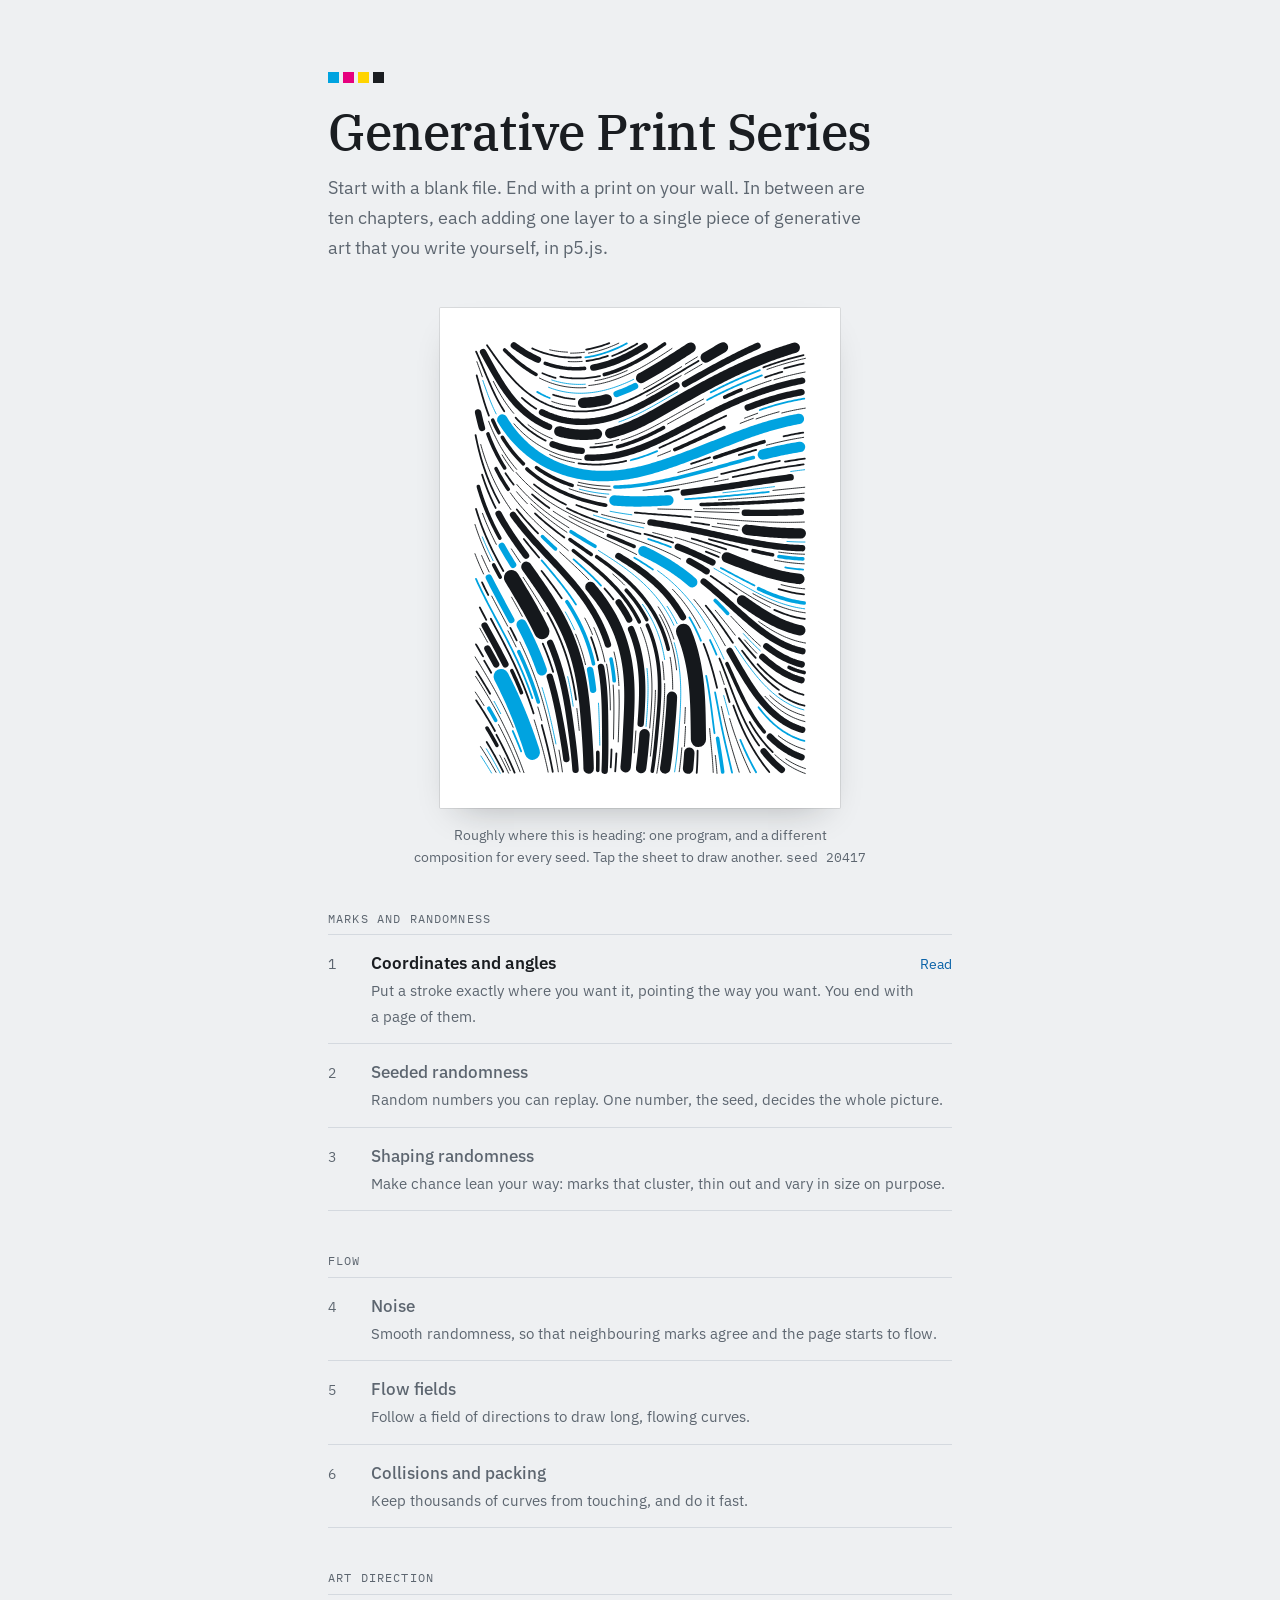
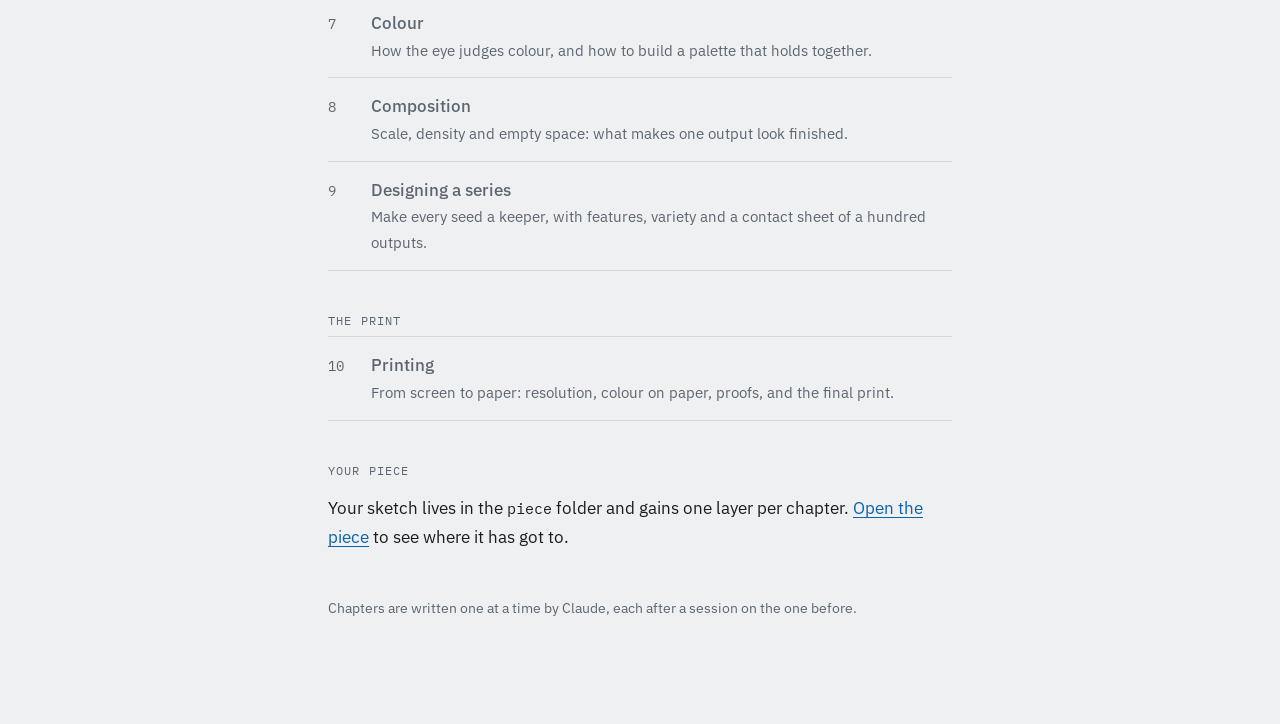
<file: index.html>
<!doctype html>
<html lang="en">
<head>
<meta charset="utf-8">
<meta name="viewport" content="width=device-width, initial-scale=1">
<title>Generative Print Series</title>
<meta name="description" content="A ten-chapter guide to writing a generative art system in p5.js and taking one output through to a print.">
<link rel="stylesheet" href="assets/fonts.css">
<link rel="stylesheet" href="assets/site.css">
</head>
<body>
<main class="col home">
  <div class="bar" aria-hidden="true"><i class="bc"></i><i class="bm"></i><i class="by"></i><i class="bk"></i></div>
  <h1 class="title">Generative Print Series</h1>
  <p class="lede">Start with a blank file. End with a print on your wall. In between are ten chapters, each adding one layer to a single piece of generative art that you write yourself, in p5.js.</p>

  <figure class="fig" style="margin-top:44px">
    <button class="plain" id="heroBtn" type="button" style="--w:400px" aria-label="Draw another composition">
      <canvas class="sheet" id="hero" width="400" height="500"></canvas>
    </button>
    <figcaption>Roughly where this is heading: one program, and a different composition for every seed. Tap the sheet to draw another. <span class="mono" id="heroSeed">seed 20417</span></figcaption>
  </figure>

  <div id="chapters"></div>

  <h2 class="label stage">Your piece</h2>
  <p>Your sketch lives in the <code>piece</code> folder and gains one layer per chapter. <a href="piece/index.html">Open the piece</a> to see where it has got to.</p>

  <p class="foot">Chapters are written one at a time by Claude, each after a session on the one before.</p>
</main>

<script src="assets/chapters.js"></script>
<script src="assets/site.js"></script>
<script>
/* The sheet at the top of the page: a preview of the kind of piece the ten chapters build towards. */
(function () {
  const TAU = GPS.TAU, $ = (id) => document.getElementById(id);

  // A small seeded random number generator: the same seed always gives the same sequence.
  const seeded = (a) => () => { a |= 0; a = a + 0x6D2B79F5 | 0; let t = Math.imul(a ^ a >>> 15, 1 | a);
    t = t + Math.imul(t ^ t >>> 7, 61 | t) ^ t; return ((t ^ t >>> 14) >>> 0) / 4294967296; };

  function makePiece(seed) {
    const rnd = seeded(seed), H = 1.25, M = 0.085;
    const perm = Array.from({ length: 256 }, (_, i) => i);
    for (let i = 255; i > 0; i--) { const j = Math.floor(rnd() * (i + 1)), t = perm[i]; perm[i] = perm[j]; perm[j] = t; }
    const val = (ix, iy) => perm[(perm[ix & 255] + iy) & 255] / 255, ease = (t) => t * t * (3 - 2 * t);
    const noise = (x, y) => { const ix = Math.floor(x), iy = Math.floor(y), fx = ease(x - ix), fy = ease(y - iy);
      const a = val(ix, iy), b = val(ix + 1, iy), c = val(ix, iy + 1), d = val(ix + 1, iy + 1);
      return a + (b - a) * fx + (c - a) * fy + (a - b - c + d) * fx * fy; };
    const pick = (arr, wts) => { let u = rnd(); for (let i = 0; i < arr.length; i++) { if (u < wts[i]) return arr[i]; u -= wts[i]; } return arr[arr.length - 1]; };
    const scale = 0.9 + rnd() * 1.3, turn = 0.9 + rnd() * 1.1, rot = rnd() * TAU;
    const angle = (x, y) => rot + (noise(x * scale + 11.3, y * scale + 4.7) - 0.5) * TAU * turn;
    const palette = pick([['k'], ['k', 'k', 'k', 'c'], ['k', 'k', 'k', 'm'], ['k', 'k', 'k', 'y'], ['k', 'k', 'k', 'k', 'c', 'm', 'y']], [0.14, 0.2, 0.2, 0.16, 0.3]);
    const cell = 0.03, gw = Math.ceil(1 / cell) + 1, grid = new Map(), gap = 0.0045;
    const touches = (x, y, r) => { const gx = Math.floor(x / cell), gy = Math.floor(y / cell);
      for (let j = gy - 2; j <= gy + 2; j++) for (let i = gx - 2; i <= gx + 2; i++) { const b = grid.get(j * gw + i); if (!b) continue;
        for (let k = 0; k < b.length; k += 3) { const dx = b[k] - x, dy = b[k + 1] - y, rr = b[k + 2] + r + gap; if (dx * dx + dy * dy < rr * rr) return true; } }
      return false; };
    const curves = [], step = 0.005;
    for (let n = 0; n < 3200; n++) {
      const wd = n < 70 ? pick([0.016, 0.026, 0.038], [0.45, 0.35, 0.2]) : pick([0.0022, 0.0045, 0.009, 0.016], [0.34, 0.3, 0.24, 0.12]);
      const r = wd / 2; let x = M + r + rnd() * (1 - 2 * M - 2 * r), y = M + r + rnd() * (H - 2 * M - 2 * r);
      if (touches(x, y, r)) continue;
      const pts = [x, y], maxN = 24 + Math.floor(Math.pow(rnd(), 1.6) * 300);
      for (let s = 0; s < maxN; s++) { const a = angle(x, y), nx = x + step * Math.cos(a), ny = y + step * Math.sin(a);
        if (nx < M + r || nx > 1 - M - r || ny < M + r || ny > H - M - r || touches(nx, ny, r)) break; x = nx; y = ny; pts.push(x, y); }
      if (pts.length < 2 * Math.max(8, Math.round(r / step * 3))) continue;
      for (let k = 0; k < pts.length; k += 2) { const gk = Math.floor(pts[k + 1] / cell) * gw + Math.floor(pts[k] / cell); let b = grid.get(gk); if (!b) grid.set(gk, b = []); b.push(pts[k], pts[k + 1], r); }
      curves.push({ pts, w: wd, col: palette[Math.floor(rnd() * palette.length)] });
    }
    return { seed, curves };
  }

  let piece = makePiece(20417);
  GPS.figure(function drawHero() {
    const f = GPS.sheet($('hero'), 1.25); if (!f) return; const { c, w, t } = f, ink = { k: t.ink, c: t.c, m: t.m, y: t.y };
    for (const cu of piece.curves) { c.strokeStyle = ink[cu.col]; c.lineWidth = Math.max(0.7, cu.w * w); c.beginPath(); c.moveTo(cu.pts[0] * w, cu.pts[1] * w);
      for (let k = 2; k < cu.pts.length; k += 2) c.lineTo(cu.pts[k] * w, cu.pts[k + 1] * w); c.stroke(); }
    $('heroSeed').textContent = 'seed ' + piece.seed;
  });
  $('heroBtn').addEventListener('click', () => { piece = makePiece(10000 + Math.floor(Math.random() * 89999)); GPS.redraw(); });
  GPS.redraw();
})();
</script>
</body>
</html>
</file>
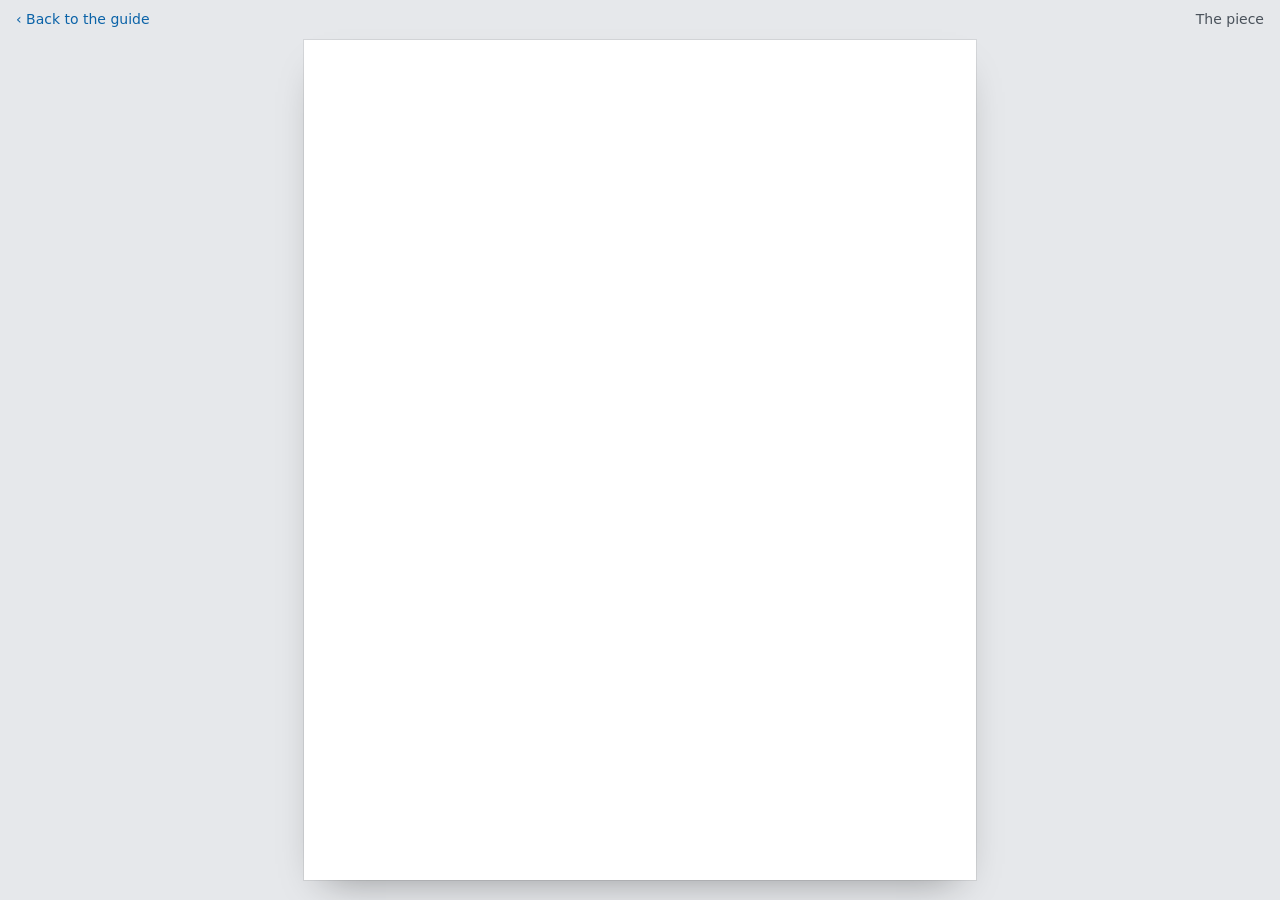
<file: piece/index.html>
<!doctype html>
<html lang="en">
<head>
<meta charset="utf-8">
<meta name="viewport" content="width=device-width, initial-scale=1">
<title>The piece · Generative Print Series</title>
<style>
  /* The page is shown scaled to fit the window, whatever size the canvas really is.
     So a drawing written in page units looks the same at 800 pixels wide and at 6,000. */
  html, body { height: 100%; margin: 0; }
  body { background: #e6e8eb; font: 14px/1.4 system-ui, sans-serif; color: #4a525b; display: flex; flex-direction: column; }
  header { padding: 10px 16px; display: flex; justify-content: space-between; gap: 12px; }
  header a { color: #0b63a8; text-decoration: none; }
  main { flex: 1; min-height: 0; display: flex; align-items: center; justify-content: center; padding: 0 16px 20px; }
  canvas { width: auto !important; height: auto !important; max-width: 100%; max-height: 100%;
           background: #fff; box-shadow: 0 0 0 1px rgba(0,0,0,.08), 0 18px 40px -20px rgba(0,0,0,.4); }
  /* The red line that appears above the sheet when the sketch stops with an error. */
  #error { margin: 0 16px 14px; padding: 10px 14px; border-radius: 6px; background: #fbe9e7; color: #a3261b;
           font: 13px/1.5 ui-monospace, Menlo, Consolas, monospace; white-space: pre-wrap; overflow-wrap: anywhere; }
  @media (prefers-color-scheme: dark) { body { background: #131517; color: #9aa3ad; } header a { color: #74c2f2; }
                                        #error { background: #3b1a17; color: #ffb4a8; } }
</style>
</head>
<body>
<header><a href="../index.html">‹ Back to the guide</a><span>The piece</span></header>
<p id="error" role="alert" hidden></p>
<main></main>
<script>
  // If the sketch stops with an error, say so above the sheet, so that a mistake
  // doesn't look like an empty page. The browser's console has the full details.
  window.__pieceError = (function () {
    const box = document.getElementById('error');
    function say(text) {
      box.textContent = text + '\n\nThe console has the full details (Cmd+Option+J in Chrome).';
      box.hidden = false;
    }
    function show(err) {
      if (!box.hidden) return;   // the first error is the one to fix; later ones often follow from it
      const msg = (err && err.message) || String(err || '');
      const at = String((err && err.stack) || '').match(/sketch\.js:(\d+)/);
      if (!msg || msg === 'Script error.') say('The sketch stopped with an error.');
      else say('The sketch stopped' + (at ? ' at line ' + at[1] + ' of sketch.js' : '') + ':\n' + msg);
    }
    window.addEventListener('error', (e) => show(e.error || e));
    window.addEventListener('unhandledrejection', (e) => show(e.reason));
    return { show, say };
  })();
</script>
<script src="../lib/p5.min.js"></script>
<script src="sketch.js"></script>
<script>
  // Opened straight from disk, the browser hides the details of errors in sketch.js.
  // Catching them where p5 calls into the sketch keeps the message and the line.
  (function () {
    const { show, say } = window.__pieceError;
    if (typeof window.setup !== 'function' && typeof window.draw !== 'function') {
      say('sketch.js could not be read. This is usually a typo, such as a missing bracket, comma or quote.');
      return;
    }
    ['setup', 'draw', 'windowResized', 'keyPressed', 'keyReleased', 'keyTyped', 'mousePressed', 'mouseReleased',
     'mouseClicked', 'doubleClicked', 'mouseMoved', 'mouseDragged', 'mouseWheel'].forEach((name) => {
      const fn = window[name];
      if (typeof fn !== 'function') return;
      window[name] = function () {
        try {
          const r = fn.apply(this, arguments);
          if (r && typeof r.then === 'function') r.catch(show);   // an async setup()
          return r;
        } catch (err) { show(err); throw err; }
      };
    });
  })();
</script>
</body>
</html>
</file>
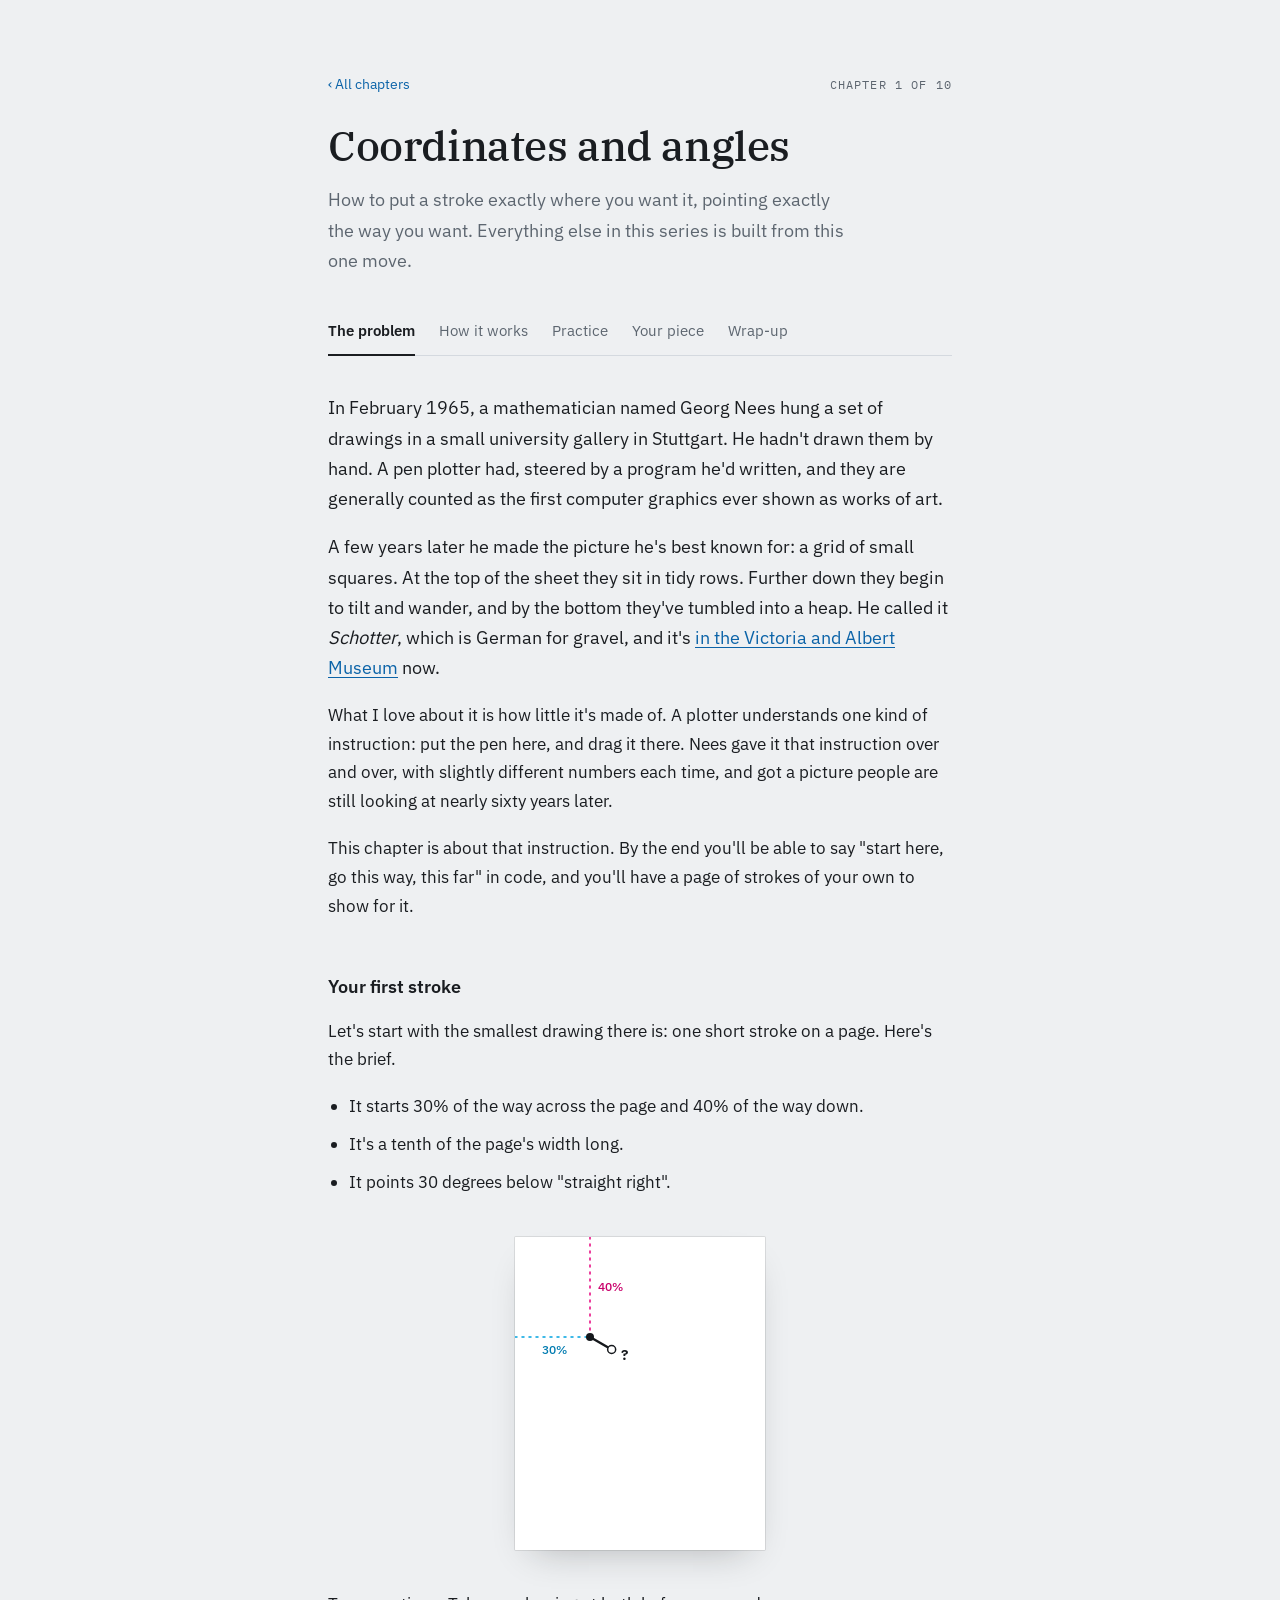
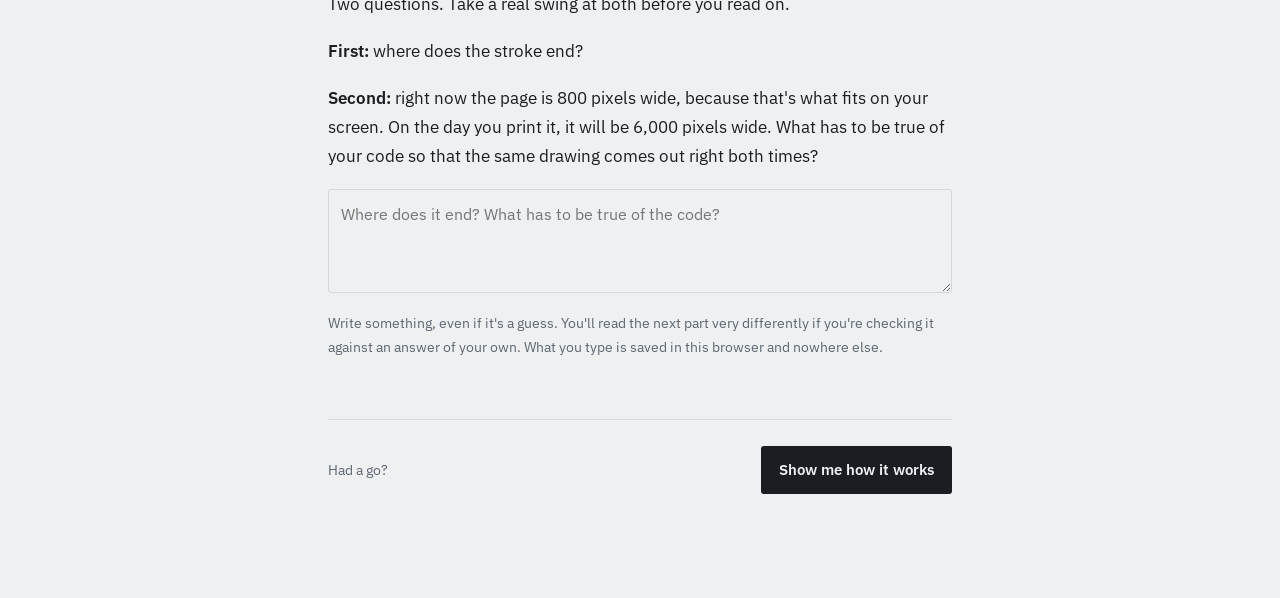
<file: chapters/01-coordinates-and-angles.html>
<!doctype html>
<html lang="en">
<head>
<meta charset="utf-8">
<meta name="viewport" content="width=device-width, initial-scale=1">
<title>1. Coordinates and angles · Generative Print Series</title>
<link rel="stylesheet" href="../assets/fonts.css">
<link rel="stylesheet" href="../assets/site.css">
</head>
<body>
<main class="col">
  <nav class="crumbs" aria-label="Guide"><a href="../index.html">‹ All chapters</a><span class="label">Chapter 1 of 10</span></nav>
  <h1 class="chapter-title">Coordinates and angles</h1>
  <p class="lede">How to put a stroke exactly where you want it, pointing exactly the way you want. Everything else in this series is built from this one move.</p>

  <nav class="parts" data-parts aria-label="Parts of this chapter">
    <button type="button" data-go="problem" aria-current="true">The problem</button>
    <button type="button" data-go="idea" aria-current="false">How it works</button>
    <button type="button" data-go="practice" aria-current="false">Practice</button>
    <button type="button" data-go="piece" aria-current="false">Your piece</button>
    <button type="button" data-go="wrap" aria-current="false">Wrap-up</button>
  </nav>

  <!-- ================= The problem ================= -->
  <section class="part" data-part="problem">
    <p class="story">In February 1965, a mathematician named Georg Nees hung a set of drawings in a small university gallery in Stuttgart. He hadn't drawn them by hand. A pen plotter had, steered by a program he'd written, and they are generally counted as the first computer graphics ever shown as works of art.</p>
    <p class="story">A few years later he made the picture he's best known for: a grid of small squares. At the top of the sheet they sit in tidy rows. Further down they begin to tilt and wander, and by the bottom they've tumbled into a heap. He called it <em>Schotter</em>, which is German for gravel, and it's <a href="https://collections.vam.ac.uk/item/O221321/schotter-print-nees-georg/">in the Victoria and Albert Museum</a> now.</p>
    <p>What I love about it is how little it's made of. A plotter understands one kind of instruction: put the pen here, and drag it there. Nees gave it that instruction over and over, with slightly different numbers each time, and got a picture people are still looking at nearly sixty years later.</p>
    <p>This chapter is about that instruction. By the end you'll be able to say "start here, go this way, this far" in code, and you'll have a page of strokes of your own to show for it.</p>

    <h3>Your first stroke</h3>
    <p>Let's start with the smallest drawing there is: one short stroke on a page. Here's the brief.</p>
    <ul>
      <li>It starts 30% of the way across the page and 40% of the way down.</li>
      <li>It's a tenth of the page's width long.</li>
      <li>It points 30 degrees below "straight right".</li>
    </ul>
    <figure class="fig">
      <canvas class="sheet" role="img" id="figProblem" style="--w:250px" width="250" height="312" aria-label="A page with a start point marked 30 percent across and 40 percent down, and a short stroke leading to a question mark"></canvas>
    </figure>
    <p>Two questions. Take a real swing at both before you read on.</p>
    <p><strong>First:</strong> where does the stroke end?</p>
    <p><strong>Second:</strong> right now the page is 800 pixels wide, because that's what fits on your screen. On the day you print it, it will be 6,000 pixels wide. What has to be true of your code so that the same drawing comes out right both times?</p>
    <textarea id="attempt" data-save="ch01.attempt" aria-label="My attempt at the opening problem" placeholder="Where does it end? What has to be true of the code?"></textarea>
    <p class="muted small">Write something, even if it's a guess. You'll read the next part very differently if you're checking it against an answer of your own. What you type is saved in this browser and nowhere else.</p>
    <div class="next"><span class="muted small">Had a go?</span><button class="primary" type="button" data-go="idea">Show me how it works</button></div>
  </section>

  <!-- ================= How it works ================= -->
  <section class="part" data-part="idea" hidden>
    <h3>The page is a grid of numbers</h3>
    <p>Every drawing tool you've ever used, from MS Paint to Figma, quietly agrees on one thing: a spot on the page is a pair of numbers. How far across, and how far down. Everyone calls them x and y.</p>
    <p>The spot where both are zero is the top-left corner. x grows as you move right, which is what you'd expect. y grows as you move <em>down</em>, which is the opposite of every graph you drew at school.</p>
    <p>There's no deep reason for that. Early screens painted their picture the way you read a page, one line at a time from the top, so the top line became line zero. By the time anyone thought to object, there was far too much software to change. It's a convention: you can't work it out, you just have to know it. I'll point these out as we go, because half of learning a field is telling its logic from its habits.</p>
    <p>In p5, <code>createCanvas(800, 1000)</code> gives you a page 800 pixels across and 1,000 down, and <code>line(x1, y1, x2, y2)</code> draws from one spot to another.</p>

    <h3>Stop thinking in pixels</h3>
    <p>Let's take your second question first, because the answer changes how we write everything from here on.</p>
    <p>"30% of the way across" is 240 pixels on an 800-pixel page. On the 6,000-pixel page at the print shop, it's 1,800. Same spot on the paper, completely different number. The pixel count is a fact about the screen. The 30% is a fact about the drawing.</p>
    <p>So we'll describe the drawing in its own terms and convert to pixels at the last possible moment. Our unit is the width of the page. The page is 1 wide, and since ours is 800 by 1,000, it's 1.25 tall. Halfway across is 0.5. A tenth of the width is 0.1.</p>
    <p>If you've written CSS, you already believe this. It's why you reach for <code>%</code> and <code>rem</code> instead of hard-coding <code>px</code>: you say what you mean relative to something, and let the device work out the pixels.</p>
    <p>In code the conversion is one tiny function, and it's the only place pixels are allowed to show up:</p>
    <pre>const px = (u) =&gt; u * width;   // page units in, pixels out</pre>
    <p>(<code>width</code> is p5's name for how many pixels wide the canvas is.)</p>
    <figure class="fig">
      <canvas class="sheet" id="figPage" style="--w:340px;touch-action:none" width="340" height="425" aria-label="A page you can point at to read the coordinates of one spot"></canvas>
      <figcaption>Move your pointer over the sheet. On an 800 px page this spot is <span class="mono" id="pgS">(240, 320)</span>. On a 6,000 px page it's <span class="mono" id="pgL">(1,800, 2,400)</span>. In page units it's <span class="mono" id="pgU">(0.300, 0.400)</span> either way.</figcaption>
    </figure>

    <h3>A direction is an angle</h3>
    <p>Now your first question: where does the stroke end?</p>
    <p>In our diagnostic you told me the answer is x + 5 cos θ, y + 5 sin θ, and that it took you a while to get there. You were right. I'd like you to be able to rebuild that formula from nothing, though, so that you never have to remember it. Here's where it comes from.</p>
    <p>Draw a circle of radius 1 around the start point. Now walk around it, starting from "straight right", through some angle. Mathematicians call the angle θ (theta), for no better reason than habit. Wherever you stop, you've moved some distance <span class="cx">across</span> and some distance <span class="mx">down</span>.</p>
    <p>Those two distances have names. The across part is called cos θ and the down part is called sin θ. That's all cos and sin are. You hand them an angle, and they tell you how far across and how far down a single step in that direction takes you.</p>
    <p>And if your step is longer than 1? Everything just scales. A step of length L goes L cos θ across and L sin θ down.</p>
    <figure class="fig">
      <canvas class="sheet" role="img" id="figStep" style="--w:340px" width="340" height="340" aria-label="A circle showing how an angle and a length become an across part and a down part"></canvas>
      <div class="ctls" style="--w:340px">
        <label class="ctl" for="ang"><span>Angle θ</span><output id="angV" for="ang">30°</output><input id="ang" type="range" min="0" max="360" step="1" value="30"></label>
        <label class="ctl" for="len"><span>Length L</span><output id="lenV" for="len">1.00</output><input id="len" type="range" min="0.2" max="1" step="0.05" value="1"></label>
      </div>
      <figcaption><span class="mono" id="stDeg">30°</span> is <span class="mono" id="stRad">0.524</span> radians. The step goes <span class="mono cx" id="stX">0.866</span> across and <span class="mono mx" id="stY">0.500</span> down. Drag the angle and watch which way the stroke swings.</figcaption>
    </figure>

    <p class="idea">A stroke is a start point plus a step.</p>
    <p>Start somewhere, add a step, and that's where you end.</p>
    <p class="eq">end x = start x + L cos θ<br>end y = start y + L sin θ</p>
    <p>For our stroke, the start is (0.3, 0.4), L is 0.1 and θ is 30°. cos 30° is about 0.866 and sin 30° is exactly 0.5. So the stroke ends at (0.3 + 0.0866, 0.4 + 0.05), which is (0.3866, 0.45). How close was your guess?</p>
    <p>I meant it about this being the whole chapter. Every mark we make between here and the final print is this move. Even the long flowing curves of chapter 5 are just hundreds of tiny steps, taken one after another.</p>

    <h3>Two things that will bite you</h3>
    <p><strong>Angles run clockwise.</strong> Because y grows downward, a bigger angle swings the stroke the way a clock's hands move. 0° points at 3 o'clock, 90° at 6, 180° at 9. In a maths textbook, where y grows upward, it runs the other way. The formula is identical and only the picture is flipped. You saw it in the figure: more angle, and the stroke dipped.</p>
    <p><strong>p5 thinks in radians.</strong> <code>cos()</code> and <code>sin()</code> don't take degrees. They take radians, where half a turn is π (about 3.14) instead of 180. To convert, multiply degrees by π / 180, or let p5 do it with <code>radians(30)</code>. If you write <code>cos(30)</code> meaning thirty degrees, p5 will cheerfully hand you the cosine of 30 radians, which is nearly five full turns, and your stroke will point somewhere baffling. Everybody does this once.</p>
    <p class="muted">(You can switch p5 to degrees with <code>angleMode(DEGREES)</code>. I'd stay in radians. Most of the code you'll read uses them, and the maths in later chapters comes out cleaner.)</p>

    <h3>From one stroke to a page of them</h3>
    <p>One stroke is a mark. A few hundred, placed with some care, is a composition, and the way to get a few hundred of anything is a loop.</p>
    <p>Say you want ten columns of strokes, with a margin down each side so that nothing touches the edge of the paper. Call the margin m. The space between the margins is 1 − 2m wide. Cut that into ten equal cells and each one is (1 − 2m) / 10 wide.</p>
    <p>Where's the middle of a cell? Start at the left margin, skip the cells before yours, then go half a cell further:</p>
    <p class="eq">x = m + (i + 0.5) × cell width</p>
    <p>Here i is the cell's number, counted from 0 the way programmers do. That stray 0.5 is the "half a cell further". Leave it out and every stroke sticks to the left edge of its cell instead of sitting in the middle. Rows work exactly the same way, with y.</p>
    <figure class="fig">
      <canvas class="sheet" id="figCells" style="--w:520px" width="520" height="104" aria-label="A strip of the page divided into cells between two margins, with each centre marked"></canvas>
      <div class="ctls" style="--w:340px">
        <label class="ctl" for="nCols"><span>Columns</span><output id="nColsV" for="nCols">10</output><input id="nCols" type="range" min="2" max="20" step="1" value="10"></label>
        <label class="ctl" for="mar"><span>Margin m</span><output id="marV" for="mar">0.10</output><input id="mar" type="range" min="0" max="0.3" step="0.01" value="0.1"></label>
      </div>
      <figcaption>Tap a cell. Each cell is <span class="mono" id="ceW">(1 − 2 × 0.10) / 10 = 0.0800</span> wide. Cell <span class="mono" id="ceI">0</span> is centred at <span class="mono" id="ceX">0.10 + 0.5 × 0.0800 = 0.1400</span>.</figcaption>
    </figure>

    <h3>The mistake almost everyone makes</h3>
    <p class="wrongidea">"A drawing is made of pixels."</p>
    <p>It's an easy thing to believe, because the canvas speaks pixels. Nearly every p5 example you'll find writes something like <code>line(240, 320, 310, 360)</code>, and on screen it works perfectly.</p>
    <p>It stops working the day you print. Below are two copies of the same small drawing. The left one was written the usual way, with pixel numbers that suited a small screen. The right one was written in page units. Drag the slider to make the output bigger, as you would for a print, and watch each one.</p>
    <figure class="fig">
      <div class="pair">
        <div><canvas class="sheet" role="img" id="figPx" width="210" height="262" aria-label="The drawing written in pixel numbers"></canvas><span>Written in pixels</span></div>
        <div><canvas class="sheet" role="img" id="figUn" width="210" height="262" aria-label="The drawing written in page units"></canvas><span>Written in page units</span></div>
      </div>
      <div class="ctls" style="--w:340px">
        <label class="ctl" for="outW"><span>Output width</span><output id="outWV" for="outW">200 px</output><input id="outW" type="range" min="200" max="1600" step="50" value="200"></label>
      </div>
      <figcaption>The pixel version shrinks into a corner and its lines thin to hairs. The page-unit version doesn't notice.</figcaption>
    </figure>
    <p>A drawing isn't pixels. It's a set of positions and sizes relative to a page, and pixels are only how one particular device happens to show it. That goes for the thickness of a line too. It's a size, so it's set in page units like everything else: <code>strokeWeight(px(0.002))</code>, never <code>strokeWeight(2)</code>.</p>
    <div class="next"><span class="muted small">Enough reading. Your turn to do it by hand.</span><button class="primary" type="button" data-go="practice">Go to practice</button></div>
  </section>

  <!-- ================= Practice ================= -->
  <section class="part" data-part="practice" hidden>
    <h3>One worked example</h3>
    <p>Before you try some yourself, here's our stroke once more, slowly, with every step shown. It starts at (0.3, 0.4), it's 0.1 long, and it points at 30°.</p>
    <ol>
      <li><strong>Get the angle into radians.</strong> 30 × π / 180 is about 0.5236. In p5 you'd write <code>radians(30)</code>.</li>
      <li><strong>Ask cos and sin for a step of length 1.</strong> cos 30° is about 0.866 and sin 30° is 0.5. So one unit in this direction is 0.866 across and 0.5 down.</li>
      <li><strong>Scale it to the length you want.</strong> Our stroke is 0.1 long, so the step is 0.0866 across and 0.05 down.</li>
      <li><strong>Add the step to the start.</strong> (0.3 + 0.0866, 0.4 + 0.05) is (0.3866, 0.45).</li>
      <li><strong>Check it against the picture.</strong> x went up, so the stroke moved right. y went up too, and bigger y is lower on the page. Right and a little down is what was asked for.</li>
      <li><strong>Only now, pixels.</strong> On the 800-pixel page the stroke runs from (240, 320) to (309.3, 360). On the 6,000-pixel page it runs from (1,800, 2,400) to (2,319.6, 2,700). Same stroke.</li>
    </ol>
    <p>Step 5 is the one people skip, and it's the one that catches mistakes. A formula will happily give you a wrong answer. A picture in your head is much harder to fool.</p>

    <h3>Your turn</h3>
    <p>Seven problems. Work them on paper, fill in every answer, and submit the lot together at the bottom. The answers appear once you've submitted, and not before. A calculator is fine. So is getting some wrong: that's what they're for.</p>

    <div class="set" data-set="ch01">
      <div class="q" data-q="1">
        <p><strong>1. Fill in the gaps.</strong> A stroke starts at (0.5, 0.5), is 0.2 long, and points at 135°. You'll need cos 135° ≈ −0.7071 and sin 135° ≈ 0.7071.</p>
        <p class="fill">The step is ( <input class="blank" data-a="-0.1414" inputmode="decimal" aria-label="Problem 1, step across"> , <input class="blank" data-a="0.1414" inputmode="decimal" aria-label="Problem 1, step down"> ).<br>
          The stroke ends at ( <input class="blank" data-a="0.3586" inputmode="decimal" aria-label="Problem 1, end x"> , <input class="blank" data-a="0.6414" inputmode="decimal" aria-label="Problem 1, end y"> ).<br>
          On screen it points <select class="blank" data-a="left and down" aria-label="Problem 1, direction on screen"><option value="">choose</option><option>right and down</option><option>left and down</option><option>left and up</option><option>right and up</option></select>.</p>
        <div class="answer" hidden>
          <p class="verdict"></p>
          <p>The step is 0.2 × (−0.7071, 0.7071), which is (−0.1414, 0.1414). Add it to the start and the stroke ends at (0.3586, 0.6414). cos came out negative, so it goes left. sin came out positive, so it goes down the page.</p>
        </div>
      </div>

      <div class="q" data-q="2">
        <p><strong>2.</strong> A stroke starts at (0.2, 0.8), is 0.1 long, and points at 270°. Where does it end, and which way does it point on screen?</p>
        <p class="fill">It ends at ( <input class="blank" data-a="0.2" inputmode="decimal" aria-label="Problem 2, end x"> , <input class="blank" data-a="0.7" inputmode="decimal" aria-label="Problem 2, end y"> ) and points <select class="blank" data-a="up" aria-label="Problem 2, direction on screen"><option value="">choose</option><option>up</option><option>down</option><option>left</option><option>right</option></select>.</p>
        <div class="answer" hidden>
          <p class="verdict"></p>
          <p>cos 270° is 0 and sin 270° is −1, so the step is (0, −0.1): nothing across, and y gets smaller, which is up the page. It ends at (0.2, 0.7). On the clock, 270° is three quarters of the way round from 3 o'clock, which lands on 12.</p>
        </div>
      </div>

      <div class="q" data-q="3">
        <p><strong>3.</strong> What is 45° in radians? A stroke 0.05 long starts at (0.1, 0.1) and points that way. Where does it end?</p>
        <p class="fill">45° is <input class="blank" data-a="0.7854" data-tol="0.003" inputmode="decimal" aria-label="Problem 3, radians"> radians. The stroke ends at ( <input class="blank" data-a="0.1354" inputmode="decimal" aria-label="Problem 3, end x"> , <input class="blank" data-a="0.1354" inputmode="decimal" aria-label="Problem 3, end y"> ).</p>
        <div class="answer" hidden>
          <p class="verdict"></p>
          <p>45 × π / 180 is π / 4, about 0.7854. cos and sin of 45° are both about 0.7071, so the step is (0.0354, 0.0354) and the stroke ends at (0.1354, 0.1354).</p>
        </div>
      </div>

      <div class="q" data-q="4">
        <p><strong>4.</strong> A page has a margin of 0.1 down the left and right sides, and 10 columns in between. What is x at the centre of the first column (column 0) and of the last (column 9)?</p>
        <p class="fill">Column 0 is centred at <input class="blank" data-a="0.14" inputmode="decimal" aria-label="Problem 4, column 0"> . Column 9 is centred at <input class="blank" data-a="0.86" inputmode="decimal" aria-label="Problem 4, column 9"> .</p>
        <div class="answer" hidden>
          <p class="verdict"></p>
          <p>Each cell is (1 − 0.2) / 10 = 0.08 wide. Column 0 is at 0.1 + 0.5 × 0.08 = 0.14, and column 9 is at 0.1 + 9.5 × 0.08 = 0.86. A quick check: the first and last columns should mirror each other around the middle of the page, and 0.14 + 0.86 = 1.</p>
        </div>
      </div>

      <div class="q" data-q="5">
        <p><strong>5.</strong> So far every stroke has <em>started</em> at a point. Suppose you want a stroke of length L <em>centred</em> on a point (cx, cy) instead. Where does it start, and where does it end?</p>
        <textarea class="own" aria-label="Problem 5, in your own words" placeholder="Words or symbols, whichever comes naturally."></textarea>
        <div class="answer" hidden>
          <p class="verdict"></p>
          <p>Go half a step backwards from the centre to find the start, and half a step forwards to find the end. The start is (cx − (L/2) cos θ, cy − (L/2) sin θ). The end is (cx + (L/2) cos θ, cy + (L/2) sin θ). Hold on to this one. You'll need it in about ten minutes.</p>
        </div>
      </div>

      <div class="q" data-q="6">
        <p><strong>6.</strong> A clock face is centred at (0.5, 0.5). Its hour hand is 0.3 long and points at 7 o'clock. Where is the tip of the hand?</p>
        <p class="fill">The tip is at ( <input class="blank" data-a="0.35" data-tol="0.003" inputmode="decimal" aria-label="Problem 6, tip x"> , <input class="blank" data-a="0.7598" data-tol="0.003" inputmode="decimal" aria-label="Problem 6, tip y"> ).</p>
        <div class="answer" hidden>
          <p class="verdict"></p>
          <p>3 o'clock is angle 0, and each hour is another 30° clockwise, which on a canvas is the direction angles grow. From 3 to 7 is four hours, so the angle is 120°. cos 120° is −0.5 and sin 120° is about 0.866. The tip is at (0.5 − 0.15, 0.5 + 0.2598), which is (0.35, 0.7598). Left of centre and well below it, which is where 7 lives on a clock.</p>
        </div>
      </div>

      <div class="q" data-q="7">
        <p><strong>7.</strong> A friend hears about page units and says: "Why bother? I'll make my canvas 6,000 pixels wide from the start and write everything in pixels." What would you tell them?</p>
        <textarea class="own" aria-label="Problem 7, in your own words" placeholder="What goes wrong with their plan?"></textarea>
        <div class="answer" hidden>
          <p class="verdict"></p>
          <p>It works right up until something changes. Every number in their code is now welded to one size. They can't run a quick small version while they work, can't make a half-size proof, can't offer the piece on a bigger sheet, and can't move to a printer that wants a different resolution, without rewriting every number by hand. Page units cost one tiny function and turn the size into a single setting.</p>
        </div>
      </div>

      <div class="submitbar">
        <div class="row" data-before><button class="primary" type="button" data-submit>Submit all answers</button></div>
        <div data-after hidden>
          <p data-status role="status"></p>
          <div class="row" style="margin-top:14px"><button class="quiet" type="button" data-copy-answers>Copy my answers</button><button class="quiet" type="button" data-again>Clear and start again</button></div>
          <p class="muted small" style="margin-top:14px">"Copy my answers" puts your opening attempt and these answers on the clipboard, ready to paste into the chat for our session.</p>
        </div>
      </div>
    </div>

    <div class="next"><span class="muted small">Next, the first layer of your piece.</span><button class="primary" type="button" data-go="piece">Go to your piece</button></div>
  </section>

  <!-- ================= Your piece ================= -->
  <section class="part" data-part="piece" hidden>
    <p>Time to make something. This is the first layer of your piece: a page with margins and a grid of strokes. It's also, give or take a few details, where computer art began. Nees's gravel started out as a tidy grid, just like this one.</p>
    <figure class="fig">
      <div class="seg" role="group" aria-label="Which step to preview">
        <button type="button" id="tgA" aria-pressed="true">Step 2, one angle</button>
        <button type="button" id="tgB" aria-pressed="false">Step 3, turning</button>
      </div>
      <canvas class="sheet" role="img" id="figTarget" style="--w:320px" width="320" height="400" aria-label="The target drawing, a grid of short strokes"></canvas>
      <div class="ctls" style="--w:320px">
        <label class="ctl" for="tgAng"><span>The shared angle</span><output id="tgAngV" for="tgAng">30°</output><input id="tgAng" type="range" min="0" max="180" step="1" value="30"></label>
      </div>
      <figcaption>What your sketch should draw: 20 columns by 25 rows, a margin of 0.1, each mark 0.6 of a cell wide.</figcaption>
    </figure>

    <h3>Setting up</h3>
    <p>Your sketch lives in the <code>piece</code> folder of this site, in a file called <code>sketch.js</code>. Open <code>piece/index.html</code> in a browser to see it run, and keep that tab open while you work. Change the code, save, refresh, look. That loop is most of what making this kind of work feels like, and it's a good one.</p>
    <p>This is what's in <code>sketch.js</code> to begin with:</p>
    <div class="prehead"><span class="label">piece/sketch.js</span><button class="quiet" type="button" data-copy="#starter">Copy</button></div>
    <pre id="starter">// The piece.
// Chapter 1: a page with margins and a grid of strokes.

const px = (u) =&gt; u * width;   // page units in, pixels out

function setup() {
  createCanvas(800, 1000);     // the only pixel numbers in the file
  noLoop();                    // draw once: this is a print, not an animation
}

function draw() {
  background(255);
  stroke(20);
  strokeWeight(px(0.002));

  // Your code goes here.
}</pre>

    <h3>What to build</h3>
    <ol>
      <li>Write a function <code>mark(cx, cy, angle, len)</code> that draws one stroke centred on (cx, cy). Everything it's given is in page units, and the angle is in radians. Don't call it <code>stroke</code>: p5 already has a <code>stroke()</code>, the one that sets the pen colour, and yours would quietly replace it.</li>
      <li>Use it to fill the page. 20 columns by 25 rows, a margin of 0.1 on all four sides, one mark in the middle of each cell, all pointing the same way. Make each mark 0.6 of a cell wide, so that neighbours don't touch.</li>
      <li>Now make the angle depend on the column, so that the marks turn steadily from 0 at the left edge to π at the right.</li>
      <li>The print test. Change <code>createCanvas(800, 1000)</code> to <code>createCanvas(1600, 2000)</code> and refresh. The page in your browser is scaled to fit the window, so if you've done everything in page units, <em>the picture won't change at all</em>. If something moved, or the lines got thinner, there's a pixel number hiding in your code. Hunt it down.</li>
    </ol>
    <p>That fourth step matters more than it looks. It's the difference between a sketch and something you can print.</p>

    <h3>Then play</h3>
    <p>Once it works, break it on purpose. What if the angle depends on the row instead of the column? On both? What if the length changes across the page, or the thickness? You can't hurt anything, and ten minutes of poking at a sketch teaches things no chapter can. (Step 3, by the way, is a first taste of chapter 4.)</p>
    <div class="next"><span class="muted small">When your grid draws and passes the print test, wrap up.</span><button class="primary" type="button" data-go="wrap">Wrap up</button></div>
  </section>

  <!-- ================= Wrap-up ================= -->
  <section class="part" data-part="wrap" hidden>
    <h3>Go deeper</h3>
    <p>If you'd like a second voice on the same ideas, read the opening sections of <a href="https://natureofcode.com/oscillation/">Oscillation</a>, chapter 3 of Daniel Shiffman's <em>The Nature of Code</em>. It's free to read online, it's written in p5, and Shiffman is one of the warmest explainers the field has. Watch for the moment he turns an angle and a radius into an x and a y. It's this chapter's move, seen from the other side.</p>
    <p>And do go and look at <a href="https://collections.vam.ac.uk/item/O221321/schotter-print-nees-georg/"><em>Schotter</em> at the V&amp;A</a>. Now that you know what a plotter was actually being told, try to work out how you'd draw it yourself.</p>

    <h3>The recall list</h3>
    <p>Seven questions that will come back, in later chapters and in our reviews. You don't need to answer them now. If you can answer them cold in three days, the chapter has stuck.</p>
    <ol>
      <li>Where is (0, 0) on a canvas, and which way does y grow?</li>
      <li>Why describe a drawing in page units, and where are pixels allowed to appear?</li>
      <li>What do cos θ and sin θ tell you about a step?</li>
      <li>How do you find the end of a stroke from its start, its angle and its length?</li>
      <li>Which way does a growing angle turn on a canvas, and why?</li>
      <li>How do you turn degrees into radians?</li>
      <li>How do you find the centre of cell i in a row of cells between two margins?</li>
    </ol>

    <h3>What happens next</h3>
    <p>When your grid draws and survives the print test, come back to the chat. I'll ask you to explain this chapter in your own words, without this page open, and then give you one new problem. After that comes chapter 2, seeded randomness, where this tidy grid starts to loosen up.</p>
    <div class="next"><span class="muted small">That's chapter 1.</span><a href="../index.html">Back to all chapters</a></div>
  </section>
</main>

<script src="../assets/site.js"></script>
<script>
/* The figures for chapter 1. Each one is a sheet of paper drawn on a canvas. */
(function () {
  const $ = (id) => document.getElementById(id), TAU = GPS.TAU, f3 = GPS.f3, thousands = GPS.thousands;

  /* The brief, drawn: a start point, a short stroke, and a question mark. */
  GPS.figure(function () {
    const f = GPS.sheet($('figProblem'), 1.25); if (!f) return;
    const { c, w, t } = f, x = 0.3 * w, y = 0.4 * w, a = Math.PI / 6, L = 0.1 * w;
    c.setLineDash([2, 5]); c.lineWidth = 1.5;
    c.strokeStyle = t.c; c.beginPath(); c.moveTo(0, y); c.lineTo(x, y); c.stroke();
    c.strokeStyle = t.m; c.beginPath(); c.moveTo(x, 0); c.lineTo(x, y); c.stroke(); c.setLineDash([]);
    c.fillStyle = t.cInk; c.fillText('30%', x / 2 - 11, y + 17);
    c.fillStyle = t.mInk; c.fillText('40%', x + 8, y / 2 + 4);
    const ex = x + L * Math.cos(a), ey = y + L * Math.sin(a);
    c.strokeStyle = t.ink; c.lineWidth = 2.5; c.beginPath(); c.moveTo(x, y); c.lineTo(ex, ey); c.stroke();
    c.fillStyle = t.ink; c.beginPath(); c.arc(x, y, 4, 0, TAU); c.fill();
    c.fillStyle = t.paper; c.lineWidth = 1.5; c.beginPath(); c.arc(ex, ey, 4, 0, TAU); c.fill(); c.stroke();
    c.fillStyle = t.ink; c.font = '600 15px "IBM Plex Sans", system-ui, sans-serif'; c.fillText('?', ex + 9, ey + 10);
  });

  /* One spot, three names: page units, and pixels at two sizes. */
  const spot = { u: 0.3, v: 0.4 };
  const drawPage = GPS.figure(function () {
    const f = GPS.sheet($('figPage'), 1.25); if (!f) return;
    const { c, w, h, t } = f, x = spot.u * w, y = spot.v * w;
    c.strokeStyle = t.rule; c.lineWidth = 1;
    for (let i = 1; i < 10; i++) { c.beginPath(); c.moveTo(i * w / 10, 0); c.lineTo(i * w / 10, h); c.stroke(); }
    for (let j = 1; j < 13; j++) { c.beginPath(); c.moveTo(0, j * w / 10); c.lineTo(w, j * w / 10); c.stroke(); }
    c.fillStyle = t.muted; c.strokeStyle = t.muted; c.lineWidth = 1.2;
    c.fillText('(0, 0)', 8, 18);
    GPS.arrow(c, 52, 14, 82, 14); c.fillText('x', 88, 18);
    GPS.arrow(c, 14, 30, 14, 60); c.fillText('y', 10, 76);
    c.lineWidth = 2;
    c.strokeStyle = t.c; c.beginPath(); c.moveTo(0, y); c.lineTo(x, y); c.stroke();
    c.strokeStyle = t.m; c.beginPath(); c.moveTo(x, 0); c.lineTo(x, y); c.stroke();
    c.fillStyle = t.ink; c.beginPath(); c.arc(x, y, 5, 0, TAU); c.fill();
    // the coordinates, coloured by the distance each one measures
    const bits = [['(', t.ink], [spot.u.toFixed(3), t.cInk], [', ', t.ink], [spot.v.toFixed(3), t.mInk], [')', t.ink]];
    const tw = bits.reduce((sum, b) => sum + c.measureText(b[0]).width, 0);
    let lx = x + 10, ly = y + 21; if (lx + tw > w - 6) lx = x - tw - 10; if (ly > h - 8) ly = y - 12;
    c.fillStyle = t.paper; c.fillRect(lx - 4, ly - 13, tw + 8, 18);
    bits.forEach((b) => { c.fillStyle = b[1]; c.fillText(b[0], lx, ly); lx += c.measureText(b[0]).width; });
    $('pgU').textContent = '(' + spot.u.toFixed(3) + ', ' + spot.v.toFixed(3) + ')';
    $('pgS').textContent = '(' + thousands(spot.u * 800) + ', ' + thousands(spot.v * 800) + ')';
    $('pgL').textContent = '(' + thousands(spot.u * 6000) + ', ' + thousands(spot.v * 6000) + ')';
  });
  (function () {
    const cv = $('figPage'); let down = false;
    const at = (e) => { const r = cv.getBoundingClientRect();
      spot.u = Math.min(1, Math.max(0, (e.clientX - r.left) / r.width));
      spot.v = Math.min(1.25, Math.max(0, (e.clientY - r.top) / r.width)); drawPage(); };
    cv.addEventListener('pointermove', (e) => { if (e.pointerType === 'mouse' || down) at(e); });
    cv.addEventListener('pointerdown', (e) => { down = true; at(e); });
    window.addEventListener('pointerup', () => { down = false; });
  })();

  /* A step, taken apart into its across part and its down part. */
  const drawStep = GPS.figure(function () {
    const f = GPS.sheet($('figStep'), 1); if (!f) return;
    const { c, w, h, t } = f, deg = +$('ang').value, L = +$('len').value, th = deg * Math.PI / 180;
    const ox = w / 2, oy = h / 2, R = w * 0.36, ex = ox + L * R * Math.cos(th), ey = oy + L * R * Math.sin(th);
    c.strokeStyle = t.rule; c.lineWidth = 1; c.beginPath(); c.moveTo(14, oy); c.lineTo(w - 14, oy); c.moveTo(ox, 14); c.lineTo(ox, h - 14); c.stroke();
    c.strokeStyle = t.muted; c.setLineDash([2, 5]); c.beginPath(); c.arc(ox, oy, R, 0, TAU); c.stroke(); c.setLineDash([]);
    c.fillStyle = t.muted;
    c.fillText('0°', ox + R + 7, oy - 7); c.fillText('90°', ox + 7, oy + R + 17); c.fillText('180°', ox - R - 34, oy - 7); c.fillText('270°', ox + 7, oy - R - 8);
    c.strokeStyle = t.y; c.lineWidth = 7; c.lineCap = 'butt'; c.beginPath(); c.arc(ox, oy, R * 0.2, 0, th); c.stroke(); c.lineCap = 'round';
    c.lineWidth = 3;
    c.strokeStyle = t.c; c.beginPath(); c.moveTo(ox, oy); c.lineTo(ex, oy); c.stroke();
    c.strokeStyle = t.m; c.beginPath(); c.moveTo(ex, oy); c.lineTo(ex, ey); c.stroke();
    if (Math.abs(ex - ox) > 30) { c.fillStyle = t.cInk; c.fillText('L cos θ', (ox + ex) / 2 - 20, oy + (ey >= oy ? -9 : 18)); }
    if (Math.abs(ey - oy) > 20) { c.fillStyle = t.mInk; c.fillText('L sin θ', ex + (ex >= ox ? 10 : -50), (oy + ey) / 2 + 4); }
    c.strokeStyle = t.ink; c.lineWidth = 3.5; c.beginPath(); c.moveTo(ox, oy); c.lineTo(ex, ey); c.stroke();
    c.fillStyle = t.ink; c.beginPath(); c.arc(ox, oy, 4, 0, TAU); c.fill(); c.beginPath(); c.arc(ex, ey, 5.5, 0, TAU); c.fill();
    $('angV').textContent = deg + '°'; $('lenV').textContent = L.toFixed(2);
    $('stDeg').textContent = deg + '°'; $('stRad').textContent = th.toFixed(3);
    $('stX').textContent = f3(L * Math.cos(th)); $('stY').textContent = f3(L * Math.sin(th));
  });
  ['ang', 'len'].forEach((id) => $(id).addEventListener('input', drawStep));

  /* Cells between two margins, and the centre of each. */
  let cellI = 0;
  const drawCells = GPS.figure(function () {
    const cv = $('figCells'), n = +$('nCols').value, m = +$('mar').value, cw = (1 - 2 * m) / n; if (cellI > n - 1) cellI = n - 1;
    if (!cv.clientWidth) return; const f = GPS.sheet(cv, Math.max(0.2, 104 / cv.clientWidth)), { c, w, h, t } = f;
    const top = 14, bh = h - 46, X = (u) => u * w, xc = m + (cellI + 0.5) * cw;
    c.fillStyle = t.rule; c.fillRect(0, top, X(m), bh); c.fillRect(X(1 - m), top, X(m), bh);
    c.fillStyle = t.y; c.globalAlpha = 0.55; c.fillRect(X(m + cellI * cw), top, X(cw), bh); c.globalAlpha = 1;
    c.strokeStyle = t.muted; c.lineWidth = 1; c.globalAlpha = 0.45;
    for (let j = 0; j <= n; j++) { const x = Math.round(X(m + j * cw)) + 0.5; c.beginPath(); c.moveTo(x, top); c.lineTo(x, top + bh); c.stroke(); }
    c.globalAlpha = 1; c.fillStyle = t.ink;
    for (let j = 0; j < n; j++) { c.beginPath(); c.arc(X(m + (j + 0.5) * cw), top + bh / 2, j === cellI ? 5 : 2.5, 0, TAU); c.fill(); }
    c.fillStyle = t.muted; c.fillText('0', 6, h - 10); c.fillText('1', w - 13, h - 10);
    if (X(m) > 22) { c.fillText('m', X(m / 2) - 5, top + bh / 2 + 4); c.fillText('m', X(1 - m / 2) - 5, top + bh / 2 + 4); }
    const lab = 'x = ' + xc.toFixed(4), lw = c.measureText(lab).width;
    c.fillStyle = t.cInk; c.fillText(lab, Math.min(w - lw - 22, Math.max(22, X(xc) - lw / 2)), h - 10);
    $('nColsV').textContent = n; $('marV').textContent = m.toFixed(2);
    $('ceW').textContent = '(1 − 2 × ' + m.toFixed(2) + ') / ' + n + ' = ' + cw.toFixed(4); $('ceI').textContent = cellI;
    $('ceX').textContent = m.toFixed(2) + ' + ' + (cellI + 0.5) + ' × ' + cw.toFixed(4) + ' = ' + xc.toFixed(4);
  });
  (function () {
    const cv = $('figCells');
    const pick = (e) => { const r = cv.getBoundingClientRect(), u = (e.clientX - r.left) / r.width, n = +$('nCols').value, m = +$('mar').value;
      const i = Math.floor((u - m) / ((1 - 2 * m) / n)); if (i >= 0 && i < n && i !== cellI) { cellI = i; drawCells(); } };
    cv.addEventListener('pointerdown', pick); cv.addEventListener('pointermove', (e) => { if (e.pointerType === 'mouse') pick(e); });
  })();
  ['nCols', 'mar'].forEach((id) => $(id).addEventListener('input', drawCells));

  /* A grid of marks. "unit" is the size of one page unit in drawing pixels. */
  function marks(c, unit, weight, colour, cols, rows, angleOf) {
    const m = 0.1, cw = (1 - 2 * m) / cols, ch = (1.25 - 2 * m) / rows; c.strokeStyle = colour; c.lineWidth = weight;
    for (let j = 0; j < rows; j++) for (let i = 0; i < cols; i++) {
      const a = angleOf(i, j), x = (m + (i + 0.5) * cw) * unit, y = (m + (j + 0.5) * ch) * unit, l = 0.3 * cw * unit;
      c.beginPath(); c.moveTo(x - l * Math.cos(a), y - l * Math.sin(a)); c.lineTo(x + l * Math.cos(a), y + l * Math.sin(a)); c.stroke(); }
  }

  /* The same drawing written in pixels and in page units, as the output grows. */
  const drawPair = GPS.figure(function () {
    const W = +$('outW').value; $('outWV').textContent = thousands(W) + ' px';
    [['figPx', true], ['figUn', false]].forEach(([id, inPixels]) => {
      const f = GPS.sheet($(id), 1.25); if (!f) return; const { c, w, t } = f, shrink = w / W;   // the output, shrunk to fit the figure
      c.save(); c.scale(shrink, shrink);
      if (inPixels) marks(c, 200, 1.6, t.ink, 6, 8, (i) => 0.4 + i * 0.3);        // numbers that suited a 200 px page
      else marks(c, W, 0.008 * W, t.ink, 6, 8, (i) => 0.4 + i * 0.3);             // numbers in page units
      c.restore();
    });
  });
  $('outW').addEventListener('input', drawPair);

  /* What the sketch should draw. */
  let turning = false;
  const drawTarget = GPS.figure(function () {
    const f = GPS.sheet($('figTarget'), 1.25); if (!f) return; const { c, w, t } = f, a0 = +$('tgAng').value * Math.PI / 180;
    $('tgAngV').textContent = turning ? 'by column' : $('tgAng').value + '°'; $('tgAng').disabled = turning;
    marks(c, w, 0.0035 * w, t.ink, 20, 25, (i) => turning ? (i / 19) * Math.PI : a0);
  });
  $('tgAng').addEventListener('input', drawTarget);
  const setTurning = (v) => { turning = v; $('tgA').setAttribute('aria-pressed', String(!v)); $('tgB').setAttribute('aria-pressed', String(v)); drawTarget(); };
  $('tgA').addEventListener('click', () => setTurning(false)); $('tgB').addEventListener('click', () => setTurning(true));

  GPS.redraw();
})();
</script>
</body>
</html>
</file>
<file: assets/fonts.css>
/* IBM Plex, self-hosted. Licensed under the SIL Open Font License 1.1 (see fonts/LICENSE.txt). */
@font-face{font-family:"IBM Plex Sans";font-style:normal;font-weight:400;font-display:swap;src:url(fonts/ibm-plex-sans-latin-400-normal.woff2) format("woff2");unicode-range:U+0000-00FF,U+0131,U+0152-0153,U+02BB-02BC,U+02C6,U+02DA,U+02DC,U+0304,U+0308,U+0329,U+2000-206F,U+20AC,U+2122,U+2191,U+2193,U+2212,U+2215,U+FEFF,U+FFFD}
@font-face{font-family:"IBM Plex Sans";font-style:normal;font-weight:400;font-display:swap;src:url(fonts/ibm-plex-sans-greek-400-normal.woff2) format("woff2");unicode-range:U+0370-0377,U+037A-037F,U+0384-038A,U+038C,U+038E-03A1,U+03A3-03FF}
@font-face{font-family:"IBM Plex Sans";font-style:normal;font-weight:500;font-display:swap;src:url(fonts/ibm-plex-sans-latin-500-normal.woff2) format("woff2");unicode-range:U+0000-00FF,U+0131,U+0152-0153,U+02BB-02BC,U+02C6,U+02DA,U+02DC,U+0304,U+0308,U+0329,U+2000-206F,U+20AC,U+2122,U+2191,U+2193,U+2212,U+2215,U+FEFF,U+FFFD}
@font-face{font-family:"IBM Plex Sans";font-style:normal;font-weight:500;font-display:swap;src:url(fonts/ibm-plex-sans-greek-500-normal.woff2) format("woff2");unicode-range:U+0370-0377,U+037A-037F,U+0384-038A,U+038C,U+038E-03A1,U+03A3-03FF}
@font-face{font-family:"IBM Plex Sans";font-style:normal;font-weight:600;font-display:swap;src:url(fonts/ibm-plex-sans-latin-600-normal.woff2) format("woff2");unicode-range:U+0000-00FF,U+0131,U+0152-0153,U+02BB-02BC,U+02C6,U+02DA,U+02DC,U+0304,U+0308,U+0329,U+2000-206F,U+20AC,U+2122,U+2191,U+2193,U+2212,U+2215,U+FEFF,U+FFFD}
@font-face{font-family:"IBM Plex Sans";font-style:normal;font-weight:600;font-display:swap;src:url(fonts/ibm-plex-sans-greek-600-normal.woff2) format("woff2");unicode-range:U+0370-0377,U+037A-037F,U+0384-038A,U+038C,U+038E-03A1,U+03A3-03FF}
@font-face{font-family:"IBM Plex Serif";font-style:normal;font-weight:400;font-display:swap;src:url(fonts/ibm-plex-serif-latin-400-normal.woff2) format("woff2");unicode-range:U+0000-00FF,U+0131,U+0152-0153,U+02BB-02BC,U+02C6,U+02DA,U+02DC,U+0304,U+0308,U+0329,U+2000-206F,U+20AC,U+2122,U+2191,U+2193,U+2212,U+2215,U+FEFF,U+FFFD}
@font-face{font-family:"IBM Plex Serif";font-style:normal;font-weight:500;font-display:swap;src:url(fonts/ibm-plex-serif-latin-500-normal.woff2) format("woff2");unicode-range:U+0000-00FF,U+0131,U+0152-0153,U+02BB-02BC,U+02C6,U+02DA,U+02DC,U+0304,U+0308,U+0329,U+2000-206F,U+20AC,U+2122,U+2191,U+2193,U+2212,U+2215,U+FEFF,U+FFFD}
@font-face{font-family:"IBM Plex Mono";font-style:normal;font-weight:400;font-display:swap;src:url(fonts/ibm-plex-mono-latin-400-normal.woff2) format("woff2");unicode-range:U+0000-00FF,U+0131,U+0152-0153,U+02BB-02BC,U+02C6,U+02DA,U+02DC,U+0304,U+0308,U+0329,U+2000-206F,U+20AC,U+2122,U+2191,U+2193,U+2212,U+2215,U+FEFF,U+FFFD}
@font-face{font-family:"IBM Plex Mono";font-style:normal;font-weight:500;font-display:swap;src:url(fonts/ibm-plex-mono-latin-500-normal.woff2) format("woff2");unicode-range:U+0000-00FF,U+0131,U+0152-0153,U+02BB-02BC,U+02C6,U+02DA,U+02DC,U+0304,U+0308,U+0329,U+2000-206F,U+20AC,U+2122,U+2191,U+2193,U+2212,U+2215,U+FEFF,U+FFFD}
</file>
<file: assets/site.css>
/* Generative Print Series: site styles.
   One quiet reading column on a desk-grey ground. Every figure is a sheet of paper lying on the desk.
   Colour is the printer's own: across is cyan, down is magenta, highlight is yellow, the mark is key (black). */

:root{
  --desk:#eef0f2; --ink:#1a1d21; --muted:#5d6670; --rule:#d4d9df; --link:#0b63a8;
  --c-text:#007bb0; --m-text:#c9006b; --good:#17754b; --bad:#b3261e;
  --paper:#ffffff; --paper-ink:#15181c; --paper-muted:#8b929a; --paper-rule:#e4e7eb;
  --c:#00a3e0; --m:#e6007e; --y:#ffd400; --pc-ink:#007bb0; --pm-ink:#c9006b;
  --edge:rgba(21,24,28,.10); --shade:rgba(21,24,28,.30);
  --serif:"IBM Plex Serif",Georgia,"Times New Roman",serif;
  --sans:"IBM Plex Sans","Segoe UI",system-ui,-apple-system,sans-serif;
  --mono:"IBM Plex Mono",ui-monospace,Menlo,Consolas,monospace;
  color-scheme:light;
}
@media (prefers-color-scheme: dark){
  :root{
    --desk:#131517; --ink:#e8ebee; --muted:#9aa3ad; --rule:#2b3138; --link:#74c2f2;
    --c-text:#5cc8f2; --m-text:#ff7fbd; --good:#62d4a2; --bad:#ff9d92;
    --paper:#ebe9e4; --paper-ink:#15181c; --paper-muted:#7d848c; --paper-rule:#d6d4ce;
    --edge:rgba(0,0,0,0); --shade:rgba(0,0,0,.6);
    color-scheme:dark;
  }
}

*,*::before,*::after{box-sizing:border-box}
[hidden]{display:none !important}
html{-webkit-text-size-adjust:100%}
body{margin:0;background:var(--desk);color:var(--ink);font-family:var(--sans);font-size:1.0625rem;line-height:1.7;
  padding-block:clamp(28px,6vw,72px) 104px;
  padding-left:max(20px,env(safe-area-inset-left,0px));padding-right:max(20px,env(safe-area-inset-right,0px))}
.col{max-width:39rem;margin-inline:auto}
h1,h2,h3,p,ol,ul,figure,pre{margin:0}
a{color:var(--link);text-underline-offset:3px}
:focus-visible{outline:2px solid var(--link);outline-offset:3px;border-radius:2px}
.mono{font-family:var(--mono);font-size:.9em;font-variant-numeric:tabular-nums}
.muted{color:var(--muted)}
.small{font-size:.9rem}
.cx{color:var(--c-text)} .mx{color:var(--m-text)}
code{font-family:var(--mono);font-size:.9em}
img,canvas{max-width:100%}

/* ---- type ---- */
h1{font-family:var(--serif);font-weight:500;text-wrap:balance;letter-spacing:-.01em}
.title{font-size:clamp(2.2rem,7vw,3.1rem);line-height:1.08}
.chapter-title{font-size:clamp(1.9rem,6vw,2.6rem);line-height:1.12}
.lede{font-size:1.12rem;color:var(--muted);margin-top:16px;max-width:34rem;text-wrap:pretty}
h3{font-size:1.14rem;font-weight:600;line-height:1.3;text-wrap:balance}
.label{font-family:var(--mono);font-size:.72rem;font-weight:400;letter-spacing:.1em;text-transform:uppercase;color:var(--muted)}

/* ---- the map ---- */
.bar{display:flex;gap:4px;margin-bottom:22px}
.bar i{width:11px;height:11px;display:block}
.bar .bc{background:var(--c)} .bar .bm{background:var(--m)} .bar .by{background:var(--y)} .bar .bk{background:var(--ink)}
.stage{margin-top:40px;margin-bottom:6px}
.chapters{list-style:none;padding:0}
.chapters li{border-top:1px solid var(--rule)}
.chapters li:last-child{border-bottom:1px solid var(--rule)}
.chrow{display:grid;grid-template-columns:2.3rem minmax(0,1fr) auto;column-gap:6px;padding:14px 0;align-items:baseline;color:inherit;text-decoration:none}
.chrow .n{font-family:var(--mono);font-size:.85rem;color:var(--muted);font-variant-numeric:tabular-nums}
.chrow .t{font-weight:600}
.chrow .g{grid-column:2;font-size:.94rem;color:var(--muted)}
.chrow .go{grid-column:3;grid-row:1;font-size:.88rem;color:var(--link);white-space:nowrap}
a.chrow:hover .t{text-decoration:underline;text-underline-offset:3px}
.later .t{font-weight:500;color:var(--muted)}
.home > p{margin-top:14px}
.foot{margin-top:44px !important;font-size:.9rem;color:var(--muted)}

/* ---- chapter chrome ---- */
.crumbs{display:flex;justify-content:space-between;align-items:baseline;gap:12px;margin-bottom:26px;font-size:.9rem}
.crumbs a{text-decoration:none}
.parts{display:flex;flex-wrap:wrap;gap:4px 24px;margin-top:34px;border-bottom:1px solid var(--rule)}
.parts button{font:inherit;font-size:.95rem;background:none;border:0;padding:8px 0 10px;margin-bottom:-1px;color:var(--muted);cursor:pointer;border-bottom:2px solid transparent}
.parts button[aria-current="true"]{color:var(--ink);font-weight:600;border-bottom-color:var(--ink)}
.part{padding-top:36px}
.part > * + *{margin-top:18px}
.part > h3{margin-top:54px}
.part > h3:first-child{margin-top:0}
.part > .fig{margin-block:40px}
.part > .idea{margin-block:50px 22px}
.part ol,.part ul{padding-left:1.25em}
.part li + li{margin-top:9px}
.story{font-size:1.14rem;line-height:1.66}
.next{margin-top:60px !important;padding-top:26px;border-top:1px solid var(--rule);display:flex;flex-wrap:wrap;gap:12px;align-items:center;justify-content:space-between}
.next > span{flex:1 1 14rem}

/* ---- buttons and fields ---- */
button.primary{font:inherit;font-size:.95rem;font-weight:600;background:var(--ink);color:var(--desk);border:0;border-radius:3px;padding:11px 18px;cursor:pointer}
button.quiet{font:inherit;font-size:.88rem;background:none;color:var(--ink);border:1px solid var(--rule);border-radius:3px;padding:6px 12px;cursor:pointer}
button.quiet:hover{border-color:var(--muted)}
textarea{display:block;width:100%;min-height:104px;font:inherit;font-size:1rem;line-height:1.5;color:var(--ink);background:transparent;border:1px solid var(--rule);border-radius:3px;padding:12px;resize:vertical}
textarea.own{min-height:92px}
textarea[readonly]{border-style:dashed}
.blank{font-family:var(--mono);font-size:.9em;color:var(--ink);background:transparent;border:0;border-bottom:1.5px solid var(--muted);border-radius:0;width:5.4em;text-align:center;padding:1px 0}
select.blank{width:auto;text-align:left;padding-right:4px;opacity:1}
.blank.ok{border-bottom-color:var(--good);color:var(--good)}
.blank.no{border-bottom-color:var(--bad);color:var(--bad)}
.fill{line-height:2.15}

/* ---- problem sets: everything is submitted together, then every answer appears ---- */
.q{padding-top:26px;border-top:1px solid var(--rule)}
.set > .q + .q{margin-top:28px}
.q > * + *{margin-top:10px}
.answer{margin-top:16px !important;padding:2px 0 2px 16px;border-left:3px solid var(--rule)}
.answer > * + *{margin-top:8px}
.verdict{font-size:.9rem;font-weight:600;color:var(--muted)}
.q-ok > .answer{border-left-color:var(--good)} .q-ok .verdict{color:var(--good)}
.q-no > .answer{border-left-color:var(--bad)} .q-no .verdict{color:var(--bad)}
.submitbar{margin-top:34px !important;padding-top:26px;border-top:1px solid var(--rule)}
.submitbar > * + *{margin-top:14px}
.submitbar .row{display:flex;flex-wrap:wrap;gap:10px;align-items:center}

/* ---- figures: paper on the desk ---- */
.fig{display:flex;flex-direction:column;align-items:center;gap:16px}
.sheet{display:block;width:min(100%,var(--w,340px));background:var(--paper);border-radius:1px;
  box-shadow:0 0 0 1px var(--edge),0 16px 36px -18px var(--shade)}
.plain{display:block;padding:0;border:0;background:none;cursor:pointer;width:min(100%,var(--w,340px))}
.plain .sheet{width:100%}
.fig figcaption{font-size:.9rem;line-height:1.55;color:var(--muted);text-align:center;max-width:31rem;text-wrap:balance}
.ctls{width:min(100%,var(--w,340px));display:grid;gap:12px}
.ctl{display:grid;grid-template-columns:1fr auto;gap:2px 10px;font-size:.88rem;color:var(--muted)}
.ctl output{font-family:var(--mono);color:var(--ink);font-variant-numeric:tabular-nums}
.ctl input{grid-column:1 / -1;width:100%;accent-color:var(--ink);margin:0}
.pair{display:flex;gap:22px;justify-content:center;width:100%}
.pair > div{flex:0 1 210px;min-width:0;display:flex;flex-direction:column;gap:8px;align-items:center;font-size:.82rem;color:var(--muted)}
.pair .sheet{width:100%}
.seg{display:flex;gap:20px;justify-content:center}
.seg button{font:inherit;font-size:.9rem;background:none;border:0;border-bottom:2px solid transparent;padding:4px 0;color:var(--muted);cursor:pointer}
.seg button[aria-pressed="true"]{color:var(--ink);font-weight:600;border-bottom-color:var(--ink)}

.idea{font-family:var(--serif);font-size:clamp(1.5rem,4.8vw,1.95rem);line-height:1.25;text-wrap:balance}
.wrongidea{font-family:var(--serif);font-size:1.4rem;line-height:1.3}
.eq{font-size:1.08rem;line-height:1.9;padding-left:18px;border-left:2px solid var(--rule)}
pre{font-family:var(--mono);font-size:.84rem;line-height:1.6;overflow-x:auto;border-left:2px solid var(--rule);padding:2px 0 2px 16px}
.prehead{display:flex;justify-content:space-between;align-items:center;gap:12px}
</file>
